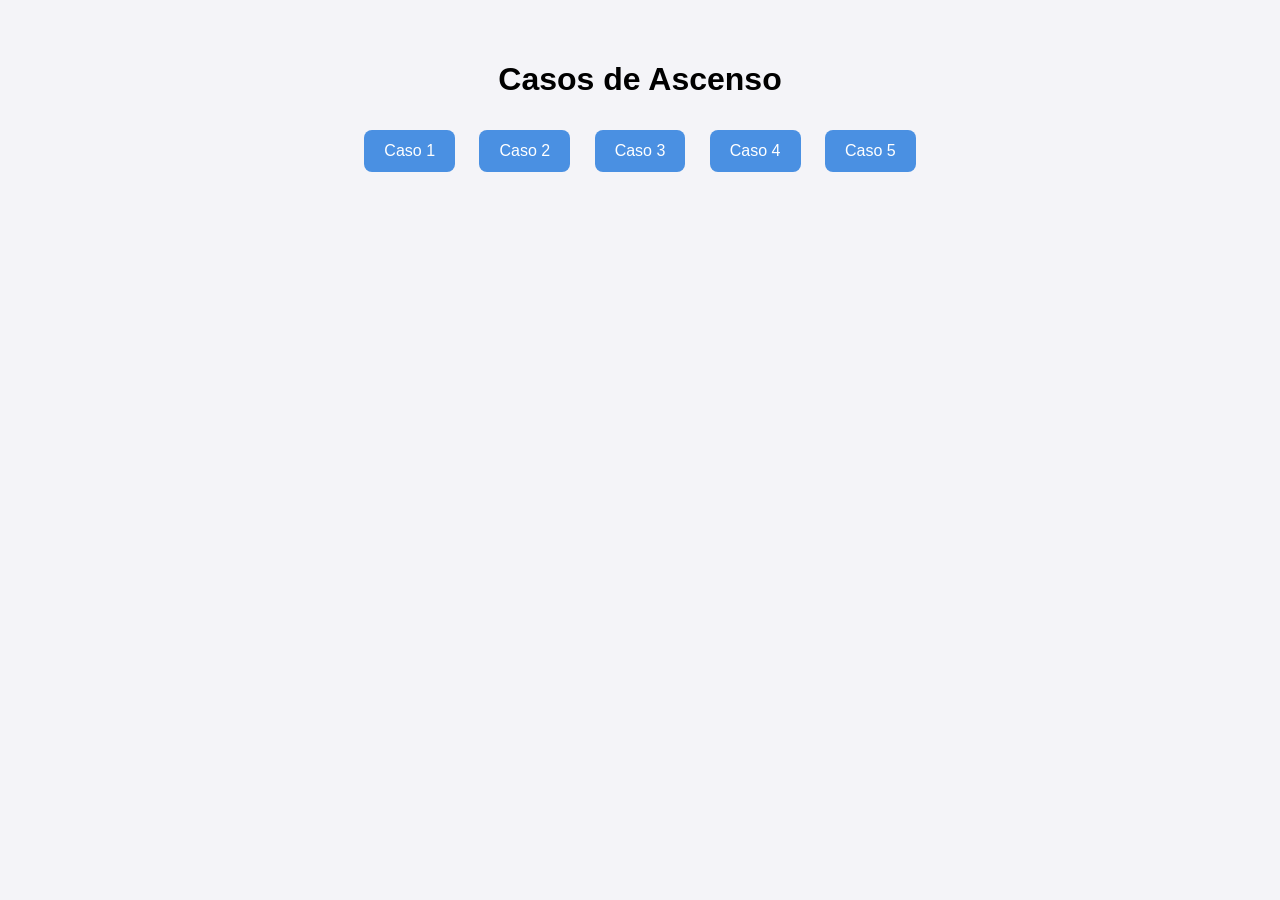
<file: html/Ascenso.html>
<!DOCTYPE html>
<html lang="es">
<head>
  <meta charset="UTF-8">
  <meta name="viewport" content="width=device-width, initial-scale=1.0">
  <title>Explicación - Ascenso</title>
  <style>
    body {
      font-family: 'Segoe UI', sans-serif;
      background-color: #f4f4f8;
      margin: 0;
      padding: 40px;
      text-align: center;
    }

    button {
      padding: 12px 20px;
      margin: 10px;
      border: none;
      border-radius: 8px;
      background: #4a90e2;
      color: white;
      font-size: 16px;
      cursor: pointer;
      transition: background 0.3s ease;
    }
    button:hover {
      background: #357ABD;
    }

    .card {
      display: none;
      max-width: 600px;
      margin: 30px auto;
      padding: 30px;
      border-radius: 15px;
      box-shadow: 0 8px 20px rgba(0, 0, 0, 0.1);
      text-align: left;
    }

    .card-gold { background-color: gold; }
    .card-green { background-color: lightgreen; }
    .card-blugren { background: linear-gradient(lightblue, lightgreen); }
    .card-purple { background-color: #C8A2C8; }
    .card-blue { background-color: lightblue; }

     .table-conteiner{
       display:flex;
       gap:40px;
     }


    h2 {
      text-align: center;
      color: #333;
      margin-bottom: 20px;
    }

    ul {
      list-style: none;
      padding-left: 0;
    }

    li {
      background: lightblue;
      margin: 10px 0;
      padding: 15px;
      border-left: 5px solid purple;
      border-radius: 8px;
      font-size: 16px;
      color: #333;
    }

    li::before {
      content: "✔️";
      margin-right: 10px;
      color: #4a90e2;
    }
    .asc-directo{
      background: lightblue;
     }
     .asc-dir-rep{
      background: lightyellow;
     }
     .repechaje{
      background: lightgreen;
     }
  </style>
</head>
<body>
  <h1>Casos de Ascenso</h1>
  
  <!-- Botones -->
  <div>
    <button onclick="mostrarCaso('caso1')">Caso 1</button>
    <button onclick="mostrarCaso('caso2')">Caso 2</button>
    <button onclick="mostrarCaso('caso3')">Caso 3</button>
    <button onclick="mostrarCaso('caso4')">Caso 4</button>
    <button onclick="mostrarCaso('caso5')">Caso 5</button>
  </div>

  <!-- Casos -->
  <div id="caso1" class="card card-gold">
    <h2>Caso 1: Ascenso automático</h2>
    <p>Un equipo gana ambos Semestres. Esto lo asciende inmediatamente.</p>
 
    <p>Equipo A(🏆2)</p>
    <div class="table-conteiner"> 
    <table border="1" cellpadding="10" cellspacing="0">
  <tr>
    <th>Equipo</th>
    <th>Pts</th>
  </tr>
  <tr>
    <td>A</td>
    <td>20</td>
  </tr>
  <tr class="repechaje">
    <td>B</td>
    <td>17</td>
  </tr>
  <tr class="repechaje">
    <td>C</td>
    <td>14</td>
  </tr>
</table>

<table border="1" cellpadding="10" cellspacing="0">
  <tr>
    <th>Equipo</th>
    <th>Pts</th>
  </tr>
  <tr class="repechaje">
    <td>B</td>
    <td>21</td>
  </tr>
  <tr>
    <td>A</td>
    <td>19</td>
  </tr>
  <tr class="repechaje">
    <td>C</td>
    <td>16</td>
  </tr>
</table>
   </div>
   <p class="repechaje">Repechaje</p>
  </div>

  <div id="caso2" class="card card-green">
    <h2>Caso 2: Ascenso Directo</h2>
    <p>Este caso ocurre cuando hay 2 Campeones distintos en cada semestre, habrá ascenso directo solo si estos equipos también ocupan la 1ra y 2da posición de la tabla de reclasificación (Anual).</p>

   <p>Equipo A(🏆)</p>
   <p>Equipo C(🏆)</p>
    <table border="1" cellpadding="10" cellspacing="0">
  <tr>
    <th>Equipo</th>
    <th>Pts</th>
  </tr>
  <tr class="asc-directo">
    <td>A</td>
    <td>22</td>
  </tr>
  <tr class="asc-directo">
    <td>C</td>
    <td>19</td>
  </tr>
  <tr>
    <td>D</td>
    <td>16</td>
  </tr>
</table>
  </div>

  <div id="caso3" class="card card-blugren">
    <h2>Caso 3: Ascenso por posición</h2>
    <p>Este ocurre cuando solo 1 campeón semestral se encuentra en la posición 1⁰ o 2⁰ , esto asciende a este campeón.</p>

  <p>Equipo D(🏆)</p>
  <p>Equipo B(🏆)</p>
    <table border="1" cellpadding="10" cellspacing="0">
  <tr>
    <th>Equipo</th>
    <th>Pts</th>
  </tr>
  <tr class="asc-dir-rep">
    <td>C</td>
    <td>21</td>
  </tr>
  <tr class="asc-directo">
    <td>D</td>
    <td>15</td>
  </tr>
  <tr>
    <td>A</td>
    <td>14</td>
  </tr>
  <tr>
    <td class="asc-dir-rep">B</td>
    <td>12</td>
  </tr>
</table>
    <p class="asc-directo">Ascendido</p>
    <p class="asc-dir-rep">Repechaje</p>
  </div>

  <div id="caso4" class="card card-purple">
    <h2>Caso 4: Gran Final</h2>
    <p>Para que este caso ocurra se deben de dar ciertas cosas:</p>
    <ul>
      <li>Campeones Semestrales Distintos</li>
      <li>Ninguno de los Campeones en la posición 1⁰ y 2⁰</li>
    </ul>
    <p>Si se cumplen esas 2 condiciones entonces se jugará gran final entre ambos Campeones Semestrales. El ganador ascenderá.</p>

   <p>Equipo D(🏆)</p>
  <p>Equipo A(🏆)</p>
    <table border="1" cellpadding="10" cellspacing="0">
  <tr>
    <th>Equipo</th>
    <th>Pts</th>
  </tr>
  <tr class="repechaje">
    <td>B</td>
    <td>25</td>
  </tr>
  <tr>
    <td>E</td>
    <td>23</td>
  </tr>
  <tr>
    <td>A</td>
    <td>20</td>
  </tr>
  <tr>
    <td>D</td>
    <td>19</td>
  </tr>
</table>
 <p><b>Gran Final: A vs D</b></p>
 <p class="repechaje">Repechaje</p>
  </div>

  <div id="caso5" class="card card-blue">
    <h2>Caso 5: Repechaje</h2>
    <p>El Repechaje es el método usado para conocer el segundo equipo que ascenderá. Siempre habrá un repechaje, solo en caso 2 no habrá.</p>
    <p><b>Repechaje Caso 1:</b> Se jugará entre los 2 mejores equipos de la tabla de reclasificación excluyendo al equipo que ya ascendió.</p>
    <p><b>Repechaje Caso 3:</b> Se jugará entre el otro campeón semestral y el mejor ubicado no campeón en la tabla de reclasificación.</p>
    <p><b>Repechaje Caso 4:</b> Se jugará entre el que pierda la gran final y el equipo que se encuentre en el 1er lugar de la tabla de reclasificación.</p>
  </div>

  <script>
    function mostrarCaso(id) {
      // Oculta todos los casos
      document.querySelectorAll('.card').forEach(card => card.style.display = 'none');
      // Muestra el caso seleccionado
      document.getElementById(id).style.display = 'block';
    }
  </script>
</body>
</html>
</file>
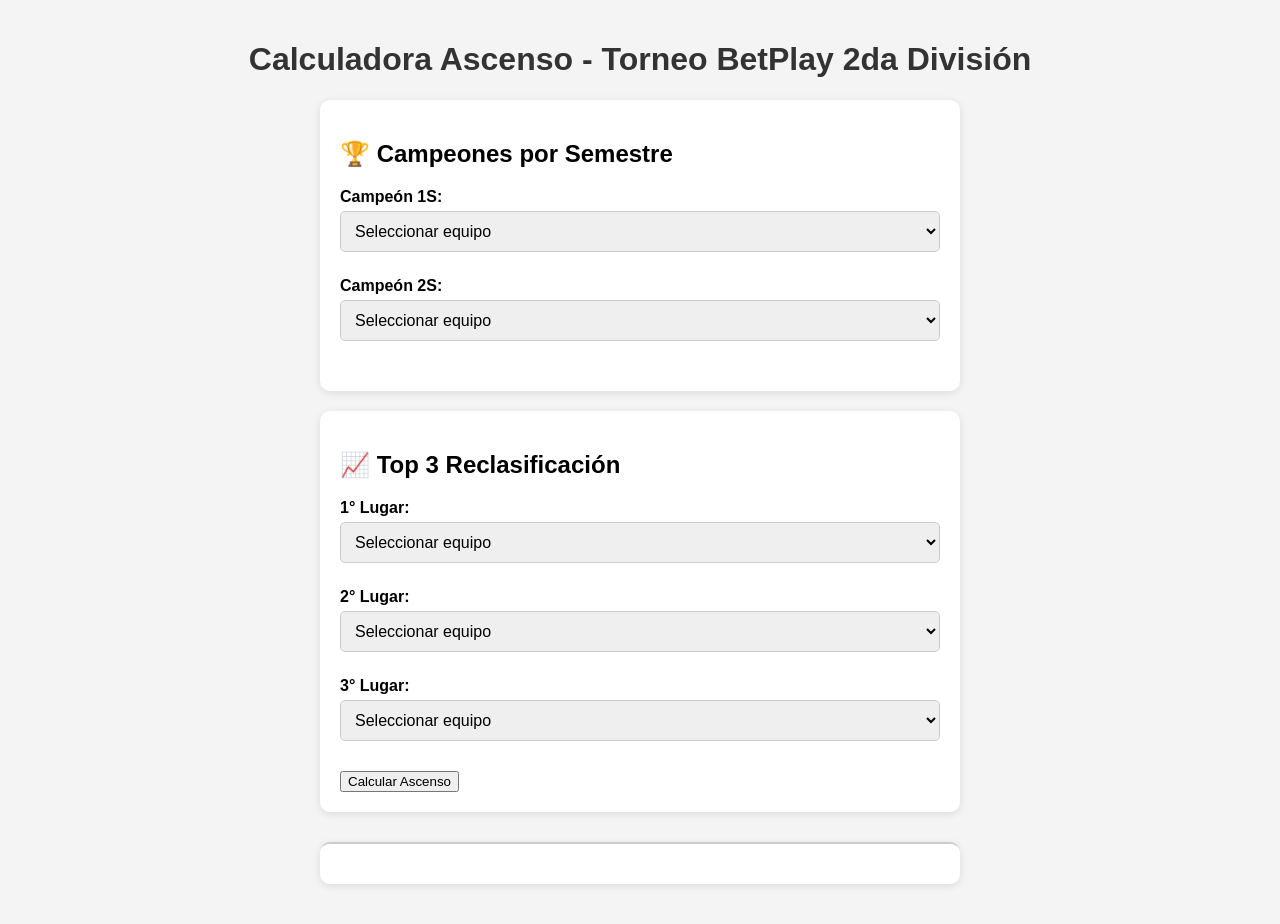
<file: html/Calcu-asc.html>
<!DOCTYPE html>
<html lang="es">
<head>
  <meta charset="UTF-8" />
  <meta name="viewport" content="width=device-width, initial-scale=1.0" />
  <title>Calculadora Ascenso FPC</title>
  <style>
    body {
      font-family: Arial, sans-serif;
      background-color: #f4f4f4;
      margin: 0;
      padding: 20px;
    }
    h1 {
      text-align: center;
      color: #333;
    }
    section {
      background: #fff;
      border-radius: 10px;
      padding: 20px;
      margin: 20px auto;
      max-width: 600px;
      box-shadow: 0 2px 8px rgba(0, 0, 0, 0.1);
    }
    .select-group {
      display: flex;
      flex-direction: column;
      gap: 15px;
      margin-bottom: 20px;
    }
    label {
      font-weight: bold;
      margin-bottom: 5px;
      display: block;
    }
    select {
      padding: 10px;
      border-radius: 5px;
      border: 1px solid #ccc;
      font-size: 1rem;
      width: 100%;
    }
    .equipo-display {
      display: flex;
      align-items: center;
      gap: 10px;
      margin-top: 10px;
    }
    .equipo-display img {
      width: 60px;
      height: 60px;
      object-fit: contain;
    }
    .equipo-display span {
      font-weight: bold;
      font-size: 1.1rem;
    }
    #resultado {
      text-align: center;
      padding: 20px;
      border-top: 2px solid #ccc;
      margin-top: 30px;
    }
    .resultado-equipo {
      display: flex;
      justify-content: center;
      align-items: center;
      gap: 10px;
      margin-top: 10px;
    }
    .resultado-equipo img {
      width: 70px;
      height: 70px;
    }
    .mensaje {
      font-size: 1.2rem;
      margin-top: 10px;
      font-weight: bold;
      color: #333;
    }
  </style>
</head>
<body>
  <h1>Calculadora Ascenso - Torneo BetPlay 2da División</h1>

  <section>
    <h2>🏆 Campeones por Semestre</h2>
    <div class="select-group">
      <div>
        <label for="campeon1">Campeón 1S:</label>
        <select id="campeon1" onchange="mostrarEquipo(this, 'display1')"></select>
        <div id="display1" class="equipo-display"></div>
      </div>

      <div>
        <label for="campeon2">Campeón 2S:</label>
        <select id="campeon2" onchange="mostrarEquipo(this, 'display2')"></select>
        <div id="display2" class="equipo-display"></div>
      </div>
    </div>
  </section>

  <section>
    <h2>📈 Top 3 Reclasificación</h2>
    <div class="select-group">
      <div>
        <label for="top1">1° Lugar:</label>
        <select id="top1" onchange="mostrarEquipo(this, 'topDisplay1')"></select>
        <div id="topDisplay1" class="equipo-display"></div>
      </div>

      <div>
        <label for="top2">2° Lugar:</label>
        <select id="top2" onchange="mostrarEquipo(this, 'topDisplay2')"></select>
        <div id="topDisplay2" class="equipo-display"></div>
      </div>

      <div>
        <label for="top3">3° Lugar:</label>
        <select id="top3" onchange="mostrarEquipo(this, 'topDisplay3')"></select>
        <div id="topDisplay3" class="equipo-display"></div>
      </div>
    </div>

    <button onclick="calcularAscenso()">Calcular Ascenso</button>
  </section>

  <section id="resultado"></section>

  <script>
  const equipos = [
    "cucuta",
    "real cartagena",
    "jaguares",
    "leones",
    "bogota",
    "atletico fc",
    "inter palmira",
    "tigres",
    "real cundi",
    "huila",
    "orsomarso",
    "real santander",
    "quindio",
    "boca jrs. cali",
    "patriotas",
    "envigado",
    "ivc",
    "b.chico",
    "u.magdalena"
  ];

  window.onload = function() {
    const selects = ["campeon1", "campeon2", "top1", "top2", "top3"];
    selects.forEach(id => {
      const select = document.getElementById(id);
      const def = document.createElement("option");
      def.value = "";
      def.textContent = "Seleccionar equipo";
      select.appendChild(def);
      equipos.forEach(eq => {
        const opt = document.createElement("option");
        opt.value = eq;
        opt.textContent = eq;
        select.appendChild(opt);
      });
    });
  };

  function normalizarNombre(nombre) {
    return nombre.replace(/ /g, "_");
  }

  function mostrarEquipo(select, displayId) {
    const nombre = select.value;
    const display = document.getElementById(displayId);
    display.innerHTML = "";
    if (nombre) {
      const img = document.createElement("img");
      img.src = `../img/escudos/${normalizarNombre(nombre)}.png`;
      img.alt = nombre;
      const span = document.createElement("span");
      span.textContent = nombre;
      display.appendChild(img);
      display.appendChild(span);
    }
  }

  function crearEquipoDisplay(nombre) {
    const div = document.createElement("div");
    div.className = "resultado-equipo";
    const img = document.createElement("img");
    img.src = `../img/escudos/${normalizarNombre(nombre)}.png`;
    img.alt = nombre;
    const span = document.createElement("span");
    span.textContent = nombre;
    div.appendChild(img);
    div.appendChild(span);
    return div;
  }

  function calcularAscenso() {
    const c1 = document.getElementById("campeon1").value;
    const c2 = document.getElementById("campeon2").value;
    const top1 = document.getElementById("top1").value;
    const top2 = document.getElementById("top2").value;
    const top3 = document.getElementById("top3").value;

    const resultado = document.getElementById("resultado");
    resultado.innerHTML = "";

    if (!c1 || !c2 || !top1 || !top2 || !top3) {
      resultado.innerHTML = "<p class='mensaje'>⚠️ Selecciona todos los equipos antes de calcular.</p>";
      return;
    }

    const topReclas = [top1, top2];
    const top3List = [top1, top2, top3];

    // 🟢 CASO 1 — Doble campeón
    if (c1 === c2) {
      resultado.innerHTML = "<h2>🏆 Caso 1 – Campeón doble</h2>";
      resultado.appendChild(crearEquipoDisplay(c1));
      const m = document.createElement("p");
      m.className = "mensaje";
      m.textContent = `${c1} asciende directamente a la Primera División.`;
      resultado.appendChild(m);

      const reclas = top3List.filter(eq => eq !== c1);
      if (reclas.length >= 2) {
        const msg2 = document.createElement("p");
        msg2.className = "mensaje";
        msg2.textContent = "Repechaje por el segundo ascenso:";
        resultado.appendChild(msg2);
        resultado.appendChild(crearEquipoDisplay(reclas[0]));
        const vs = document.createElement("p");
        vs.textContent = "🆚";
        resultado.appendChild(vs);
        resultado.appendChild(crearEquipoDisplay(reclas[1]));
      } else {
        resultado.appendChild(document.createTextNode("No hay suficientes equipos para el repechaje."));
      }
      return;
    }

    // 🟢 CASO 2 — Campeones distintos y ambos top 2
    if (topReclas.includes(c1) && topReclas.includes(c2)) {
      resultado.innerHTML = "<h2>🏆 Caso 2 – Ascenso directo por reclasificación</h2>";
      resultado.appendChild(crearEquipoDisplay(c1));
      resultado.appendChild(crearEquipoDisplay(c2));
      const m = document.createElement("p");
      m.className = "mensaje";
      m.textContent = `${c1} y ${c2} ascienden directamente por ocupar las primeras posiciones de la reclasificación.`;
      resultado.appendChild(m);
      return;
    }

    // 🟢 CASO 3 — Solo uno de los campeones está top 2
    const c1Top2 = topReclas.includes(c1);
    const c2Top2 = topReclas.includes(c2);

    if ((c1Top2 && !c2Top2) || (c2Top2 && !c1Top2)) {
      resultado.innerHTML = "<h2>🏆 Caso 3 – Ascenso por posición</h2>";

      const ascendido = c1Top2 ? c1 : c2;
      resultado.appendChild(crearEquipoDisplay(ascendido));
      const msg1 = document.createElement("p");
      msg1.className = "mensaje";
      msg1.textContent = `${ascendido} asciende directamente por su posición en la reclasificación.`;
      resultado.appendChild(msg1);

      const otroCampeon = c1Top2 ? c2 : c1;
      const mejorNoCampeon = top3List.find(eq => eq !== c1 && eq !== c2);

      if (mejorNoCampeon) {
        const msg2 = document.createElement("p");
        msg2.className = "mensaje";
        msg2.textContent = "Repechaje por el segundo ascenso:";
        resultado.appendChild(msg2);
        resultado.appendChild(crearEquipoDisplay(otroCampeon));
        const vs = document.createElement("p");
        vs.textContent = "🆚";
        resultado.appendChild(vs);
        resultado.appendChild(crearEquipoDisplay(mejorNoCampeon));
      } else {
        resultado.appendChild(document.createTextNode("No hay equipo disponible para el repechaje."));
      }
      return;
    }

    // 🟢 CASO 4 — Gran Final entre campeones
    if (!topReclas.includes(c1) && !topReclas.includes(c2)) {
      resultado.innerHTML = "<h2>🏆 Caso 4 – Gran Final</h2>";

      const msg1 = document.createElement("p");
      msg1.className = "mensaje";
      msg1.textContent = "Gran Final entre los campeones:";
      resultado.appendChild(msg1);

      resultado.appendChild(crearEquipoDisplay(c1));
      const vs = document.createElement("p");
      vs.textContent = "🆚";
      resultado.appendChild(vs);
      resultado.appendChild(crearEquipoDisplay(c2));

      const msg2 = document.createElement("p");
      msg2.className = "mensaje";
      msg2.textContent = "El perdedor de la Gran Final jugará el repechaje contra:";
      resultado.appendChild(msg2);
      resultado.appendChild(crearEquipoDisplay(top1));
      return;
    }

    // Si no aplica ninguno
    resultado.innerHTML = "<p class='mensaje'>⚙️ No aplica ningún caso con los datos actuales.</p>";
  }
</script>
</body>
</html>
</file>
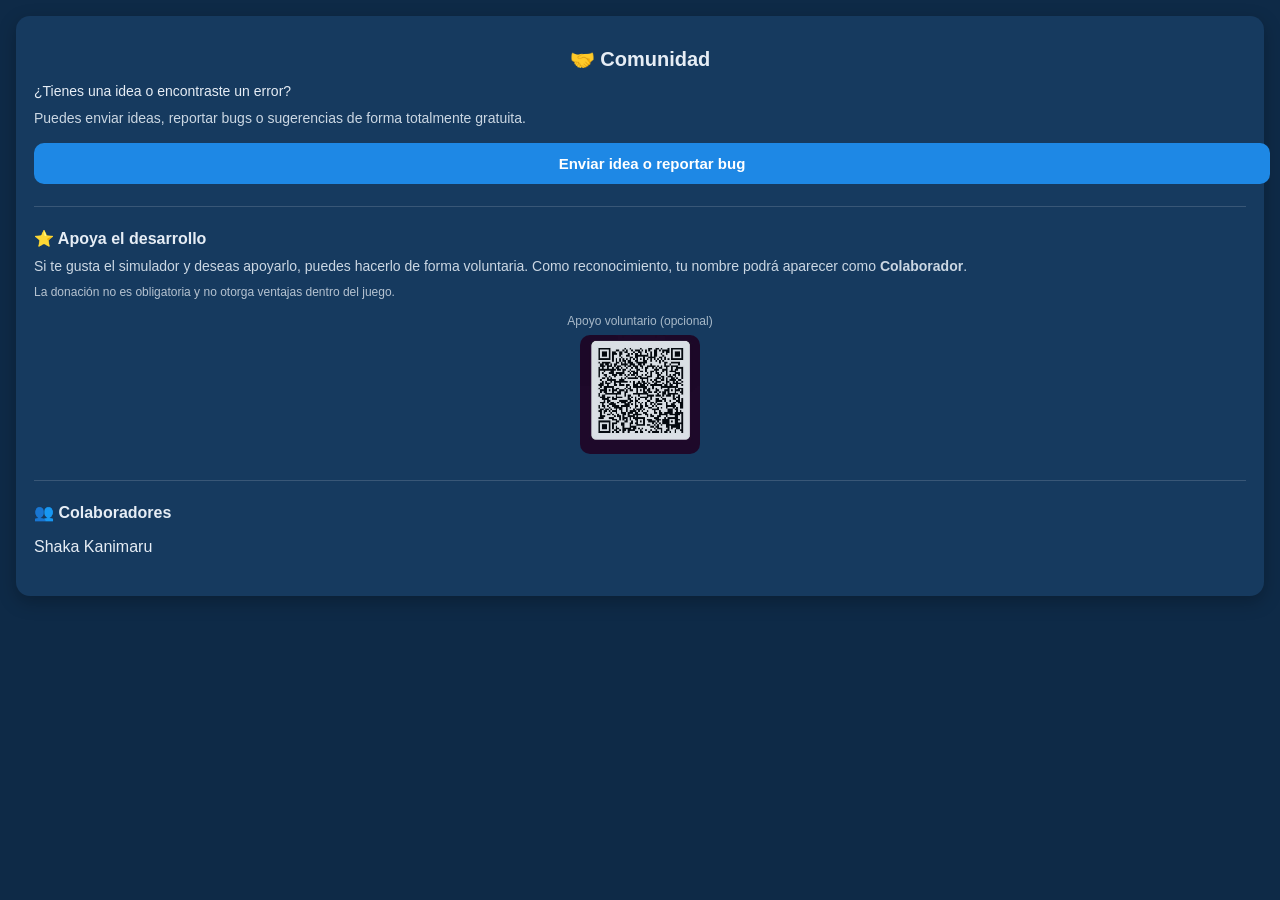
<file: html/comunidad.html>
<!DOCTYPE html>
<html lang="es">
<head>
  <meta charset="UTF-8">
  <meta name="viewport" content="width=device-width, initial-scale=1.0">
  <title>Comunidad | Simulador</title>

  <style>
    body {
      margin: 0;
      background: #0e2a47;
      font-family: Arial, sans-serif;
      color: #e6edf5;
    }

    .wrapper {
      padding: 16px;
    }

    .card {
      background: #163a5f;
      border-radius: 14px;
      padding: 18px;
      box-shadow: 0 6px 18px rgba(0,0,0,0.25);
    }

    h1 {
      font-size: 20px;
      text-align: center;
      margin-bottom: 10px;
    }

    h2 {
      font-size: 16px;
      margin-top: 22px;
      margin-bottom: 8px;
    }

    p {
      font-size: 14px;
      line-height: 1.5;
      margin: 6px 0;
    }

    .texto-suave { color: #cbd7e3; }
    .nota { font-size: 12px; color: #b6c3d1; }

    .btn {
      display: block;
      width: 100%;
      padding: 12px;
      margin: 14px 0;
      text-align: center;
      border-radius: 10px;
      text-decoration: none;
      font-weight: bold;
      font-size: 15px;
    }

    .btn-primario {
      background: #1e88e5;
      color: #fff;
    }

    .btn-secundario {
      background: rgba(255,255,255,0.12);
      color: #e6edf5;
    }

    hr {
      border: none;
      border-top: 1px solid rgba(255,255,255,0.15);
      margin: 22px 0;
    }

    .qr {
      text-align: center;
      margin-top: 10px;
      opacity: 0.85;
    }

    .qr img {
      width: 120px;
      border-radius: 10px;
      margin-top: 6px;
    }

    .qr span {
      font-size: 12px;
      color: #c1cfdb;
    }

    .colaboradores {
      list-style: none;
      padding: 0;
      margin-top: 10px;
    }

    .colaboradores li {
      padding: 6px 0;
      border-bottom: 1px solid rgba(255,255,255,0.08);
    }

    .colaboradores li:last-child {
      border-bottom: none;
    }
  </style>
</head>

<body>
  <div class="wrapper">
    <div class="card">

      <h1>🤝 Comunidad</h1>

      <p>¿Tienes una idea o encontraste un error?</p>
      <p class="texto-suave">
        Puedes enviar ideas, reportar bugs o sugerencias
        de forma totalmente gratuita.
      </p>

      <a
          href="mailto:blogdelfpc@gmail.com?subject=Idea%20o%20Bug"
          class="btn btn-primario">
          Enviar idea o reportar bug
      </a>

      <hr>

      <h2>⭐ Apoya el desarrollo</h2>

      <p class="texto-suave">
        Si te gusta el simulador y deseas apoyarlo,
        puedes hacerlo de forma voluntaria.
        Como reconocimiento, tu nombre podrá aparecer
        como <strong>Colaborador</strong>.
      </p>

      <p class="nota">
        La donación no es obligatoria y no otorga ventajas dentro del juego.
      </p>

      <div class="qr">
        <span>Apoyo voluntario (opcional)</span><br>
        <img src="qr-nequi.png" alt="QR apoyo voluntario">
      </div>

      <hr>

      <h2>👥 Colaboradores</h2>
      <ul class="colaboradores">
        <li>Shaka Kanimaru</li>
      </ul>

    </div>
  </div>
</body>
</html>
</file>
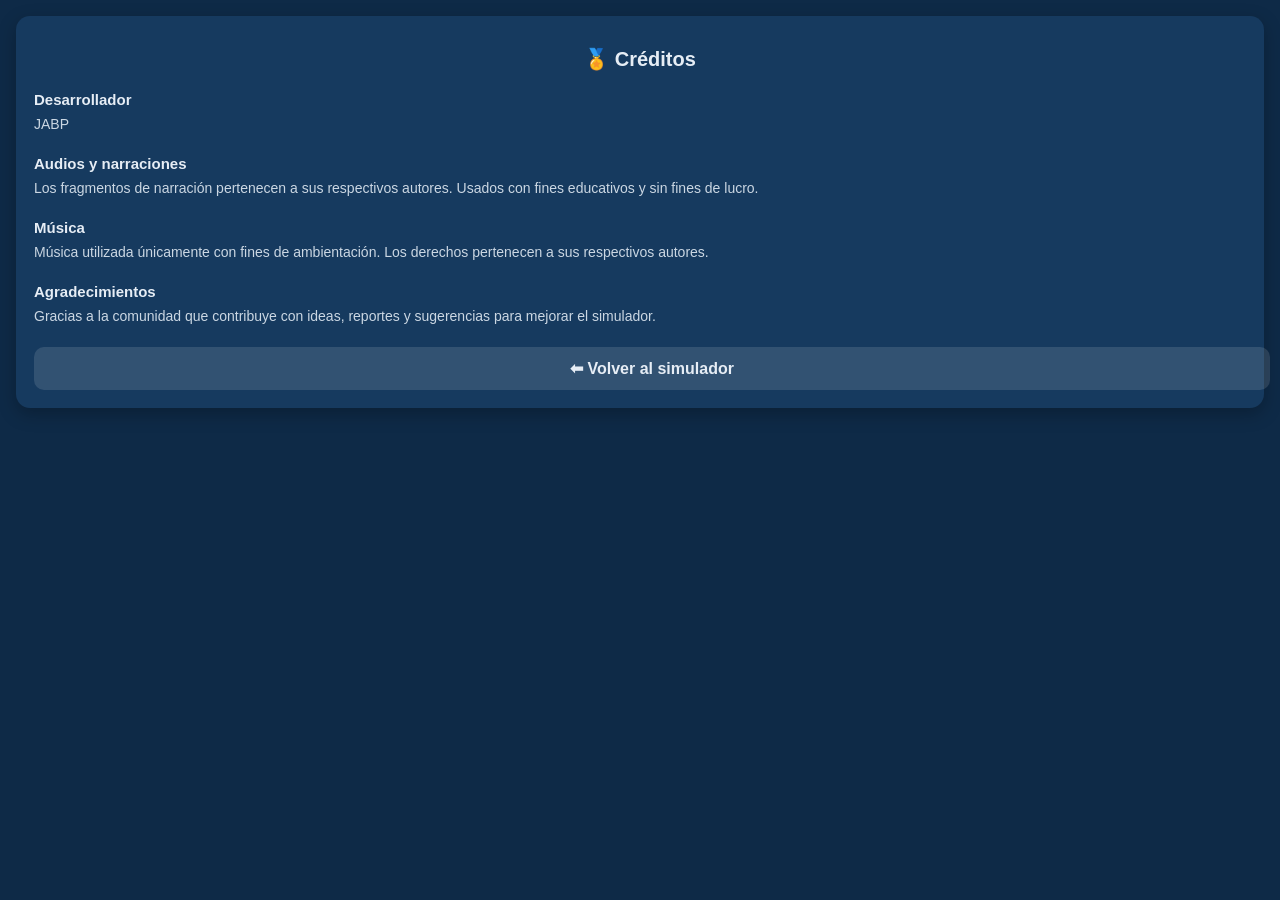
<file: html/créditos.html>
<!DOCTYPE html>
<html lang="es">
<head>
  <meta charset="UTF-8">
  <meta name="viewport" content="width=device-width, initial-scale=1.0">
  <title>Créditos | Simulador</title>

  <style>
    body {
      margin: 0;
      background: #0e2a47;
      font-family: Arial, sans-serif;
      color: #e6edf5;
    }

    .wrapper { padding: 16px; }

    .card {
      background: #163a5f;
      border-radius: 14px;
      padding: 18px;
      box-shadow: 0 6px 18px rgba(0,0,0,0.25);
    }

    h1 {
      font-size: 20px;
      text-align: center;
      margin-bottom: 14px;
    }

    h2 {
      font-size: 15px;
      margin-top: 20px;
      margin-bottom: 6px;
    }

    p {
      font-size: 14px;
      line-height: 1.5;
      margin: 4px 0;
      color: #cbd7e3;
    }

    .btn {
      display: block;
      width: 100%;
      padding: 12px;
      margin-top: 20px;
      text-align: center;
      background: rgba(255,255,255,0.12);
      color: #e6edf5;
      border-radius: 10px;
      text-decoration: none;
      font-weight: bold;
    }
  </style>
</head>

<body>
  <div class="wrapper">
    <div class="card">

      <h1>🏅 Créditos</h1>

      <h2>Desarrollador</h2>
      <p>JABP</p>

      <h2>Audios y narraciones</h2>
      <p>
        Los fragmentos de narración pertenecen a sus respectivos autores.
        Usados con fines educativos y sin fines de lucro.
      </p>

      <h2>Música</h2>
      <p>
        Música utilizada únicamente con fines de ambientación.
        Los derechos pertenecen a sus respectivos autores.
      </p>

      <h2>Agradecimientos</h2>
      <p>
        Gracias a la comunidad que contribuye con ideas,
        reportes y sugerencias para mejorar el simulador.
      </p>

      <a href="simulador.html" class="btn">
        ⬅ Volver al simulador
      </a>

    </div>
  </div>
</body>
</html>
</file>
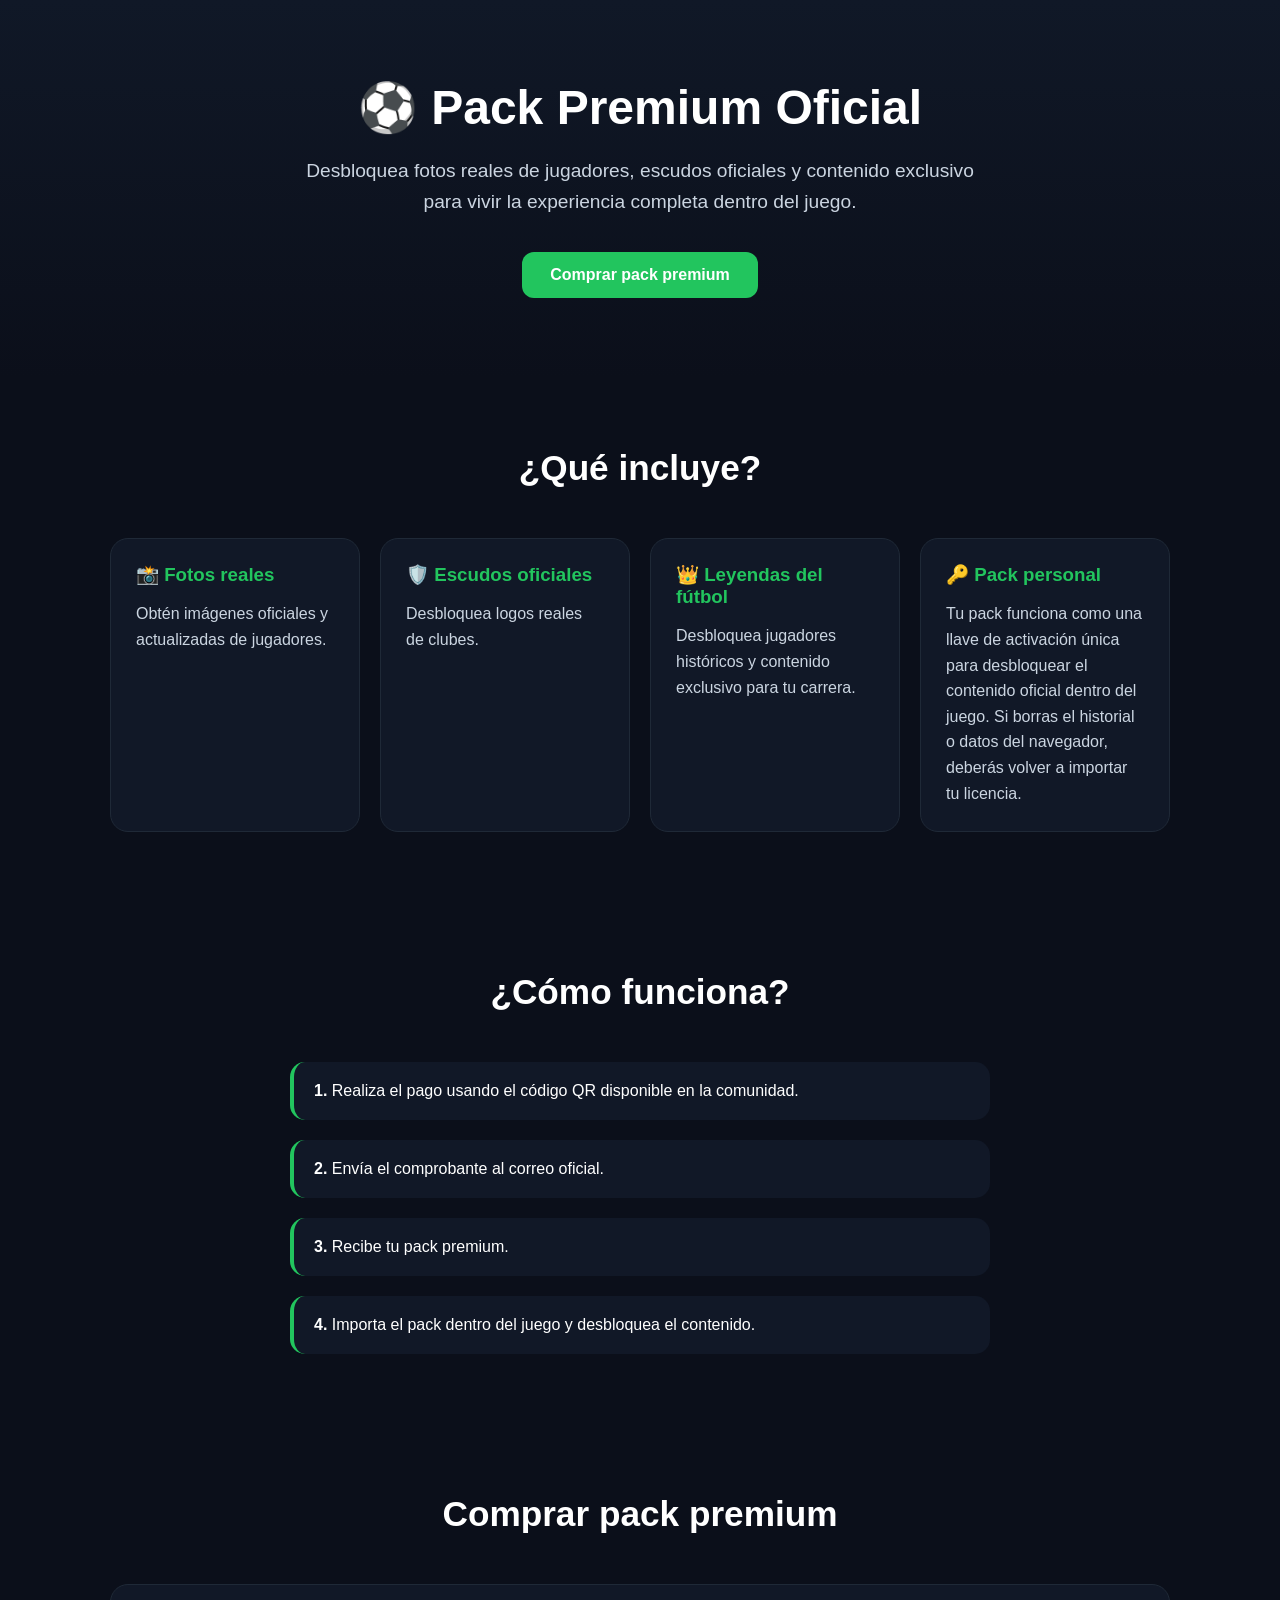
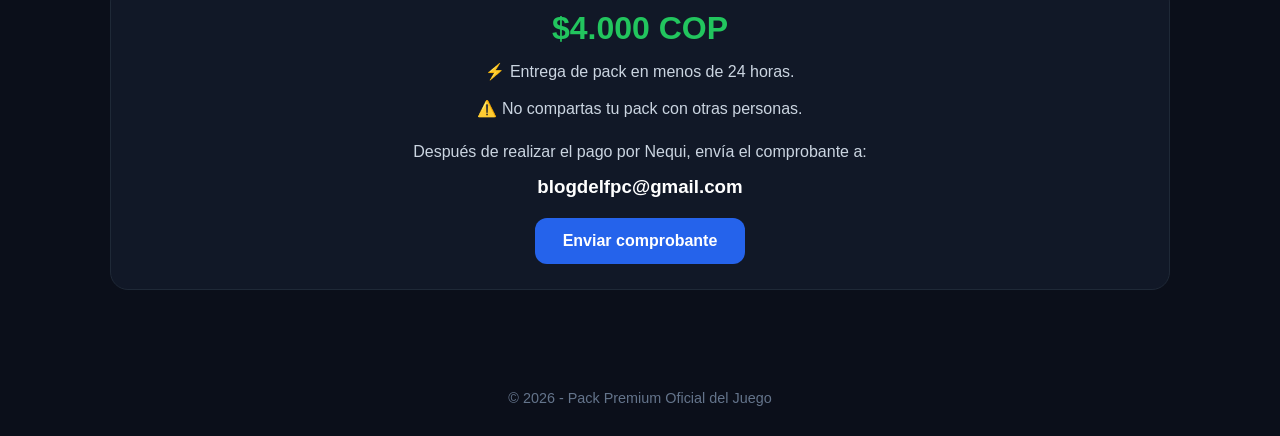
<file: html/licencia.html>
<!DOCTYPE html>
<html lang="es">
<head>
  <meta charset="UTF-8" />
  <meta name="viewport" content="width=device-width, initial-scale=1.0" />
  <title>Pack Premium Oficial</title>

  <style>
    * {
      margin: 0;
      padding: 0;
      box-sizing: border-box;
      font-family: Arial, sans-serif;
    }

    body {
      background: #0b0f1a;
      color: white;
      min-height: 100vh;
    }

    .hero {
      display: flex;
      flex-direction: column;
      justify-content: center;
      align-items: center;
      text-align: center;
      padding: 80px 20px;
      background: linear-gradient(180deg, #101827, #0b0f1a);
    }

    .hero h1 {
      font-size: 3rem;
      margin-bottom: 20px;
    }

    .hero p {
      max-width: 700px;
      font-size: 1.2rem;
      color: #cbd5e1;
      line-height: 1.6;
    }

    .buttons {
      margin-top: 35px;
      display: flex;
      gap: 15px;
      flex-wrap: wrap;
      justify-content: center;
    }

    .btn {
      padding: 14px 28px;
      border-radius: 12px;
      text-decoration: none;
      font-weight: bold;
      transition: 0.3s;
    }

    .btn-buy {
      background: #22c55e;
      color: white;
    }

    .btn-buy:hover {
      background: #16a34a;
    }

    .btn-mail {
      background: #2563eb;
      color: white;
    }

    .btn-mail:hover {
      background: #1d4ed8;
    }

    .section {
      padding: 70px 20px;
      max-width: 1100px;
      margin: auto;
    }

    .section h2 {
      text-align: center;
      font-size: 2.2rem;
      margin-bottom: 50px;
    }

    .cards {
      display: grid;
      grid-template-columns: repeat(auto-fit, minmax(250px, 1fr));
      gap: 20px;
    }

    .card {
      background: #111827;
      padding: 25px;
      border-radius: 18px;
      border: 1px solid #1f2937;
      transition: 0.3s;
    }

    .card:hover {
      transform: translateY(-5px);
      border-color: #22c55e;
    }

    .card h3 {
      margin-bottom: 15px;
      color: #22c55e;
    }

    .card p {
      color: #cbd5e1;
      line-height: 1.6;
    }

    .steps {
      display: flex;
      flex-direction: column;
      gap: 20px;
      max-width: 700px;
      margin: auto;
    }

    .step {
      background: #111827;
      padding: 20px;
      border-radius: 15px;
      border-left: 4px solid #22c55e;
    }

    .email-box {
      margin-top: 30px;
      background: #111827;
      padding: 25px;
      border-radius: 18px;
      text-align: center;
      border: 1px solid #1f2937;
    }

    .email-box p {
      margin-bottom: 15px;
      color: #cbd5e1;
    }

    footer {
      text-align: center;
      padding: 30px;
      color: #64748b;
      font-size: 0.9rem;
    }
  </style>
</head>
<body>

  <section class="hero">
    <h1>⚽ Pack Premium Oficial</h1>

    <p>
      Desbloquea fotos reales de jugadores, escudos oficiales y contenido exclusivo
      para vivir la experiencia completa dentro del juego.
    </p>

    <div class="buttons">
      <a href="#comprar" class="btn btn-buy">Comprar pack premium</a>
    </div>
  </section>

  <section class="section">
    <h2>¿Qué incluye?</h2>

    <div class="cards">
      <div class="card">
        <h3>📸 Fotos reales</h3>
        <p>
          Obtén imágenes oficiales y actualizadas de jugadores.
        </p>
      </div>

      <div class="card">
        <h3>🛡️ Escudos oficiales</h3>
        <p>
          Desbloquea logos reales de clubes.
        </p>
      </div>

      <div class="card">
        <h3>👑 Leyendas del fútbol</h3>
        <p>
          Desbloquea jugadores históricos y contenido exclusivo para tu carrera.
        </p>
      </div>

      <div class="card">
        <h3>🔑 Pack personal</h3>
        <p>
          Tu pack funciona como una llave de activación única para desbloquear el contenido oficial dentro del juego. Si borras el historial o datos del navegador, deberás volver a importar tu licencia.
        </p>
      </div>
    </div>
  </section>

  <section class="section">
    <h2>¿Cómo funciona?</h2>

    <div class="steps">
      <div class="step">
        <strong>1.</strong> Realiza el pago usando el código QR disponible en la comunidad.
      </div>

      <div class="step">
        <strong>2.</strong> Envía el comprobante al correo oficial.
      </div>

      <div class="step">
        <strong>3.</strong> Recibe tu pack premium.
      </div>

      <div class="step">
        <strong>4.</strong> Importa el pack dentro del juego y desbloquea el contenido.
      </div>
    </div>
  </section>

  <section class="section" id="comprar">
    <h2>Comprar pack premium</h2>

    <div class="email-box">
      <h3 style="font-size: 2rem; margin-bottom: 15px; color: #22c55e;">$4.000 COP</h3>

      <p style="margin-bottom: 25px;">
        ⚡ Entrega de pack en menos de 24 horas.<br><br>
        ⚠️ No compartas tu pack con otras personas.
      </p>
      <p>
        Después de realizar el pago por Nequi, envía el comprobante a:
      </p>

      <h3>blogdelfpc@gmail.com</h3>

      <div class="buttons" style="margin-top: 20px;">
        <a
          href="mailto:blogdelfpc@gmail.com?subject=Compra%20de%20Licencia"
          class="btn btn-mail"
        >
          Enviar comprobante
        </a>
      </div>
    </div>
  </section>

  <footer>
    © 2026 - Pack Premium Oficial del Juego
  </footer>

</body>
</html>
</file>
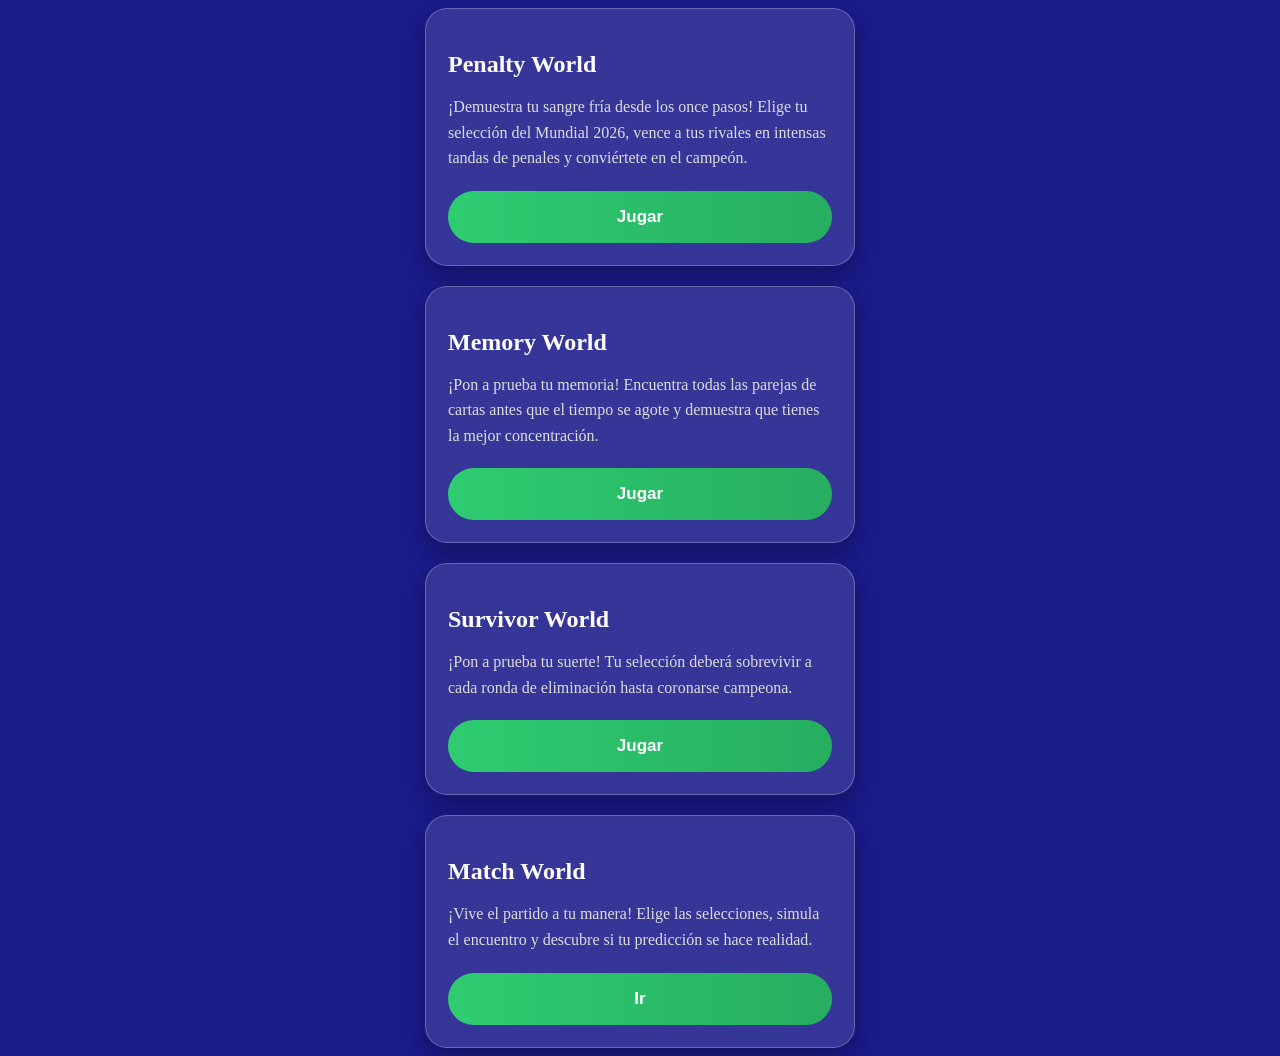
<file: html/minijuegos.html>
<!DOCTYPE html>
<html lang="es">
<head>
<meta charset="UTF-8">
<meta name="viewport" content="width=device-width, initial-scale=1.0">
<title>Minijuegos</title>
 <style>

body{
    background-color: rgb(27, 27, 139);
    font-family: 'Times New Roman', Times, serif;
}
    
.cards{
    width:min(92%,430px);
    margin:auto;
    display:flex;
    flex-direction:column;
    gap:20px;
}

.card{
    padding:22px;
    border-radius:22px;
    background:rgba(255,255,255,.12);
    border:1px solid rgba(255,255,255,.25);
    backdrop-filter:blur(12px);
    box-shadow:0 10px 25px rgba(0,0,0,.30);
    color:white;
}

.card h2{
    font-size:24px;
    margin-bottom:12px;
    font-weight:700;
}

.card p{
    font-size:16px;
    color:#ddd;
    line-height:1.6;
    margin-bottom:20px;
}

.card button{
    width:100%;
    height:52px;
    border:none;
    border-radius:30px;
    background:linear-gradient(90deg,#2ecc71,#27ae60);
    color:white;
    font-size:17px;
    font-weight:bold;
    cursor:pointer;
    transition:.25s;
}

.card button:hover{
    transform:translateY(-2px);
    box-shadow:0 8px 20px rgba(0,0,0,.25);
}

.card button:active{
    transform:scale(.98);
}

 </style>
</head>
<body>

<div class="overlay"></div>

<header>

<div class="status">

</div>

</header>

<main>

<div class="cards">

    <div class="card">
        <h2>Penalty World</h2>

        <p>
         ¡Demuestra tu sangre fría desde los once pasos! 
         Elige tu selección del Mundial 2026, 
         vence a tus rivales en intensas tandas de penales y 
         conviértete en el campeón.
        </p>

        <button onclick="window.location.href='https://soyjabp.github.io/PresiWF/minijuegos/penalty-world.html'">Jugar</button>
    </div>

    <div class="card">
        <h2>Memory World</h2>

        <p>
            ¡Pon a prueba tu memoria!
            Encuentra todas las parejas de cartas antes que el tiempo se agote 
            y demuestra que tienes la mejor concentración.
        </p>

        <button onclick="window.location.href='https://soyjabp.github.io/PresiWF/minijuegos/mundial.html'">Jugar</button>
    </div>

    <div class="card">
        <h2>Survivor World</h2>

        <p>
            ¡Pon a prueba tu suerte!
            Tu selección deberá sobrevivir 
            a cada ronda de eliminación hasta coronarse campeona.
        </p>

        <button onclick="window.location.href='https://soyjabp.github.io/PresiWF/minijuegos/survivor-world.html'">Jugar</button>
    </div>

    <div class="card">
        <h2>Match World</h2>

        <p>
           ¡Vive el partido a tu manera!
           Elige las selecciones, 
           simula el encuentro y descubre si tu predicción se hace realidad.
        </p>

        <button onclick="window.location.href='https://soyjabp.github.io/PresiWF/minijuegos/partidos-selecciones.html'">Ir</button>
    </div>

</div>

</main>


</body>
</html>
</file>
